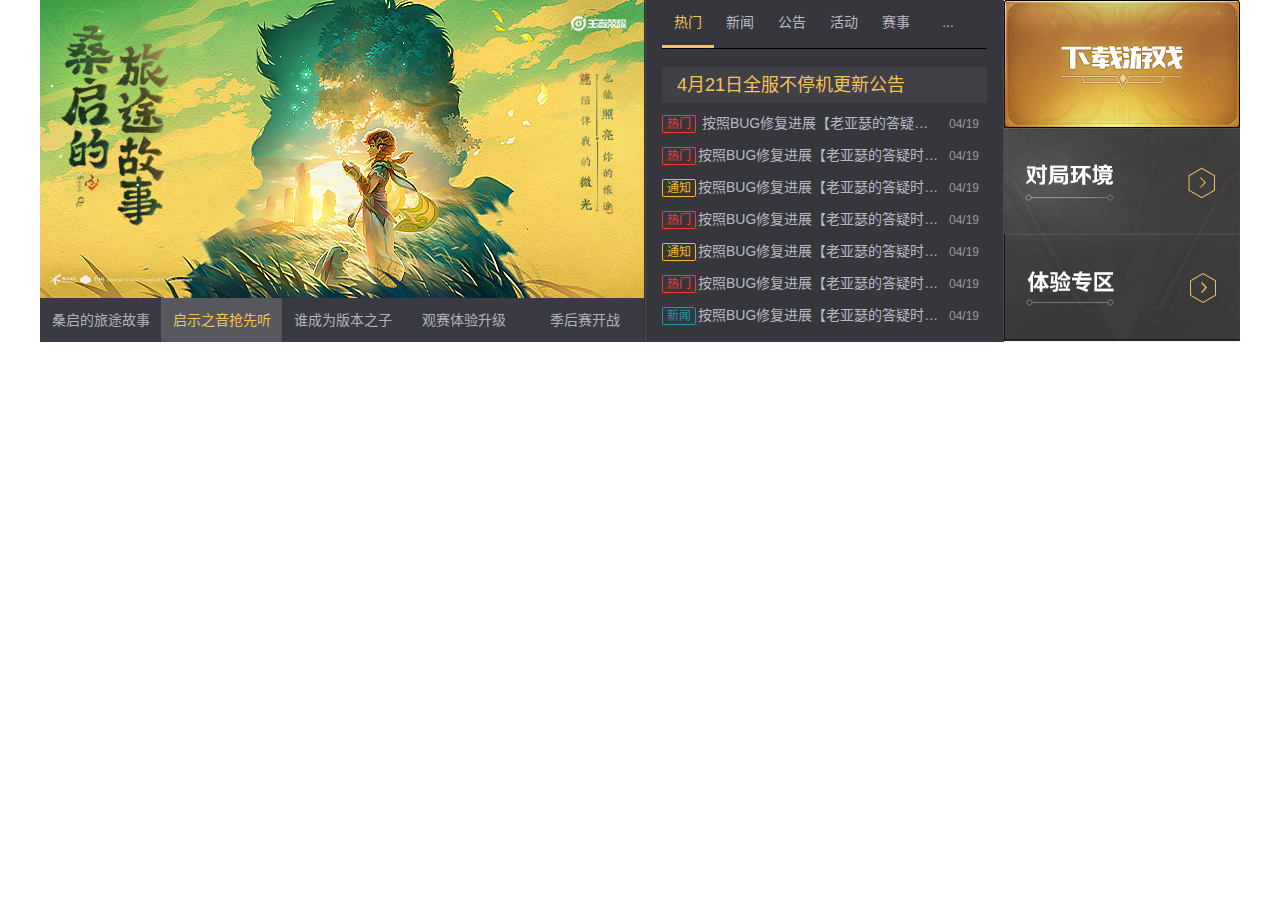
<file: css/21_myhonor/03_page_main_news.html>
<!DOCTYPE html>
<html lang="zh-CN">

<head>
  <meta charset="UTF-8">
  <meta http-equiv="X-UA-Compatible" content="IE=edge">
  <meta name="viewport" content="width=device-width, initial-scale=1.0">
  <title>王者荣耀-main-news</title>
  <link rel="stylesheet" href="./css/reset.css">
  <link rel="stylesheet" href="./css/common.css">
  <style>
    .main {
      height: 100px;
    }

    .news-section {
      display: flex;
      height: 342px;
      background: url(./img/news_bg.png) no-repeat;
    }

    .news-section .banner {
      width: 605px;
    }

    .news-section .banner .image-list {
      width: 604px;
      overflow: hidden;
      display: flex;
    }

    .news-section .banner .image-list .item {
      flex-shrink: 0;
      width: 100%;
    }

    .news-section .banner .image-list .item a img {
      width: 100%;
    }

    .news-section .banner .title-list {
      display: flex;
      height: 44px;
      line-height: 44px;
    }

    .news-section .banner .title-list .item {
      flex: 1;
      text-align: center;
    }

    .news-section .banner .title-list .item a {
      display: block;
      color: #b1b2be;
    }

    .news-section .banner .title-list .item.active a,
    .news-section .banner .title-list .item a:hover {
      color: #f3c258;
      background-color: rgba(255, 255, 255, .15);
    }


    .news-section .news {
      flex: 1;
      overflow: hidden;
      padding: 0 17px;
    }

    .news-section .news .title-list {
      display: flex;
      height: 48px;
      border-bottom: 1px solid #000;
    }

    .news-section .news .title-list .item {
      width: 52px;
    }

    .news-section .news .title-list .item a {
      display: block;
      box-sizing: border-box;
      height: 48px;
      line-height: 45px;
      color: #b8b9c5;
      text-align: center;

      transition: border-bottom 200ms ease-in;
    }

    .news-section .news .title-list .item.active a,
    .news-section .news .title-list .item:not(.more) a:hover {
      color: #f3c258;
      border-bottom: 3px solid #f3c258;
    }

    .news-section .news .notice {
      height: 36px;
      line-height: 36px;
      margin-top: 18px;
      padding: 0 15px;
      background: #414046;
    }

    .news-section .news .notice>a {
      display: block;
      font-size: 18px;
      color: #f3c258;

      white-space: nowrap;
      text-overflow: ellipsis;
      overflow: hidden;
    }

    .news-section .news .news-list {
      margin-top: 10px;
    }

    .news-section .news .news-list .item {
      display: flex;
      margin-bottom: 11px;
      align-items: center;
    }

    .news-section .news .news-list .item .desc {
      flex: 1;
      color: #b8b9c5;

      white-space: nowrap;
      text-overflow: ellipsis;
      overflow: hidden;
    }

    .news-section .news .news-list .item .date {
      padding: 0 8px;
      color: #999;
      font-size: 12px;
    }

    .news-section .download {
      width: 236px;
      background-color: antiquewhite;
    }

    .news-section .download a {
      display: block;
      background: url(./img/main_sprite.png) no-repeat;
    }

    .news-section .download a.download-btn {
      height: 128px;
      background-position: 0 -219px;
    }

    .news-section .download a.guard-btn {
      height: 106px;
      background-position: 0 -350px;
    }

    .news-section .download a.experience-btn {
      height: 108px;
      background-position: 0 -461px;
    }
  </style>
</head>

<body>
  <div class="main main_wrapper">
    <div class="news-section">
      <div class="banner">
        <ul class="image-list">
          <li class="item">
            <a href="#">
              <img src="./img/banner_01.jpeg" alt="">
            </a>
          </li>
        </ul>
        <ul class="title-list">
          <li class="item"><a href="#">桑启的旅途故事</a></li>
          <li class="item active"><a href="#">启示之音抢先听</a></li>
          <li class="item"><a href="#">谁成为版本之子</a></li>
          <li class="item"><a href="#">观赛体验升级</a></li>
          <li class="item"><a href="#">季后赛开战</a></li>
        </ul>
      </div>
      <div class="news">

        <ul class="title-list">
          <li class="item active"><a href="#">热门</a></li>
          <li class="item"><a href="#">新闻</a></li>
          <li class="item"><a href="#">公告</a></li>
          <li class="item"><a href="#">活动</a></li>
          <li class="item"><a href="#">赛事</a></li>
          <li class="item more"><a href="#">...</a></li>
        </ul>
        <p class="notice">
          <a href="#">4月21日全服不停机更新公告</a>
        </p>
        <ul class="news-list">
          <li class="item">
            <a class="desc news_type news_type_hot" href="#">
              按照BUG修复进展【老亚瑟的答疑时间】
            </a>
            <span class="date">04/19</span>
          </li>
          <li class="item">
            <a class="desc news_type news_type_hot" href="#">按照BUG修复进展【老亚瑟的答疑时间】</a>
            <span class="date">04/19</span>
          </li>
          <li class="item">
            <a class="desc  news_type news_type_notice" href="#">按照BUG修复进展【老亚瑟的答疑时间】</a>
            <span class="date">04/19</span>
          </li>
          <li class="item">
            <a class="desc news_type news_type_hot" href="#">按照BUG修复进展【老亚瑟的答疑时间】</a>
            <span class="date">04/19</span>
          </li>
          <li class="item">
            <a class="desc news_type news_type_notice" href="#">按照BUG修复进展【老亚瑟的答疑时间】</a>
            <span class="date">04/19</span>
          </li>
          <li class="item">
            <a class="desc news_type news_type_hot" href="#">按照BUG修复进展【老亚瑟的答疑时间】</a>
            <span class="date">04/19</span>
          </li>
          <li class="item">
            <a class="desc news_type news_type_news" href="#">按照BUG修复进展【老亚瑟的答疑时间】</a>
            <span class="date">04/19</span>
          </li>
        </ul>
      </div>
      <div class="download">
        <a class="download-btn" href="#"></a>
        <a class="guard-btn" href="#"></a>
        <a class="experience-btn" href="#"></a>
      </div>
    </div>

  </div>
</body>

</html>
</file>
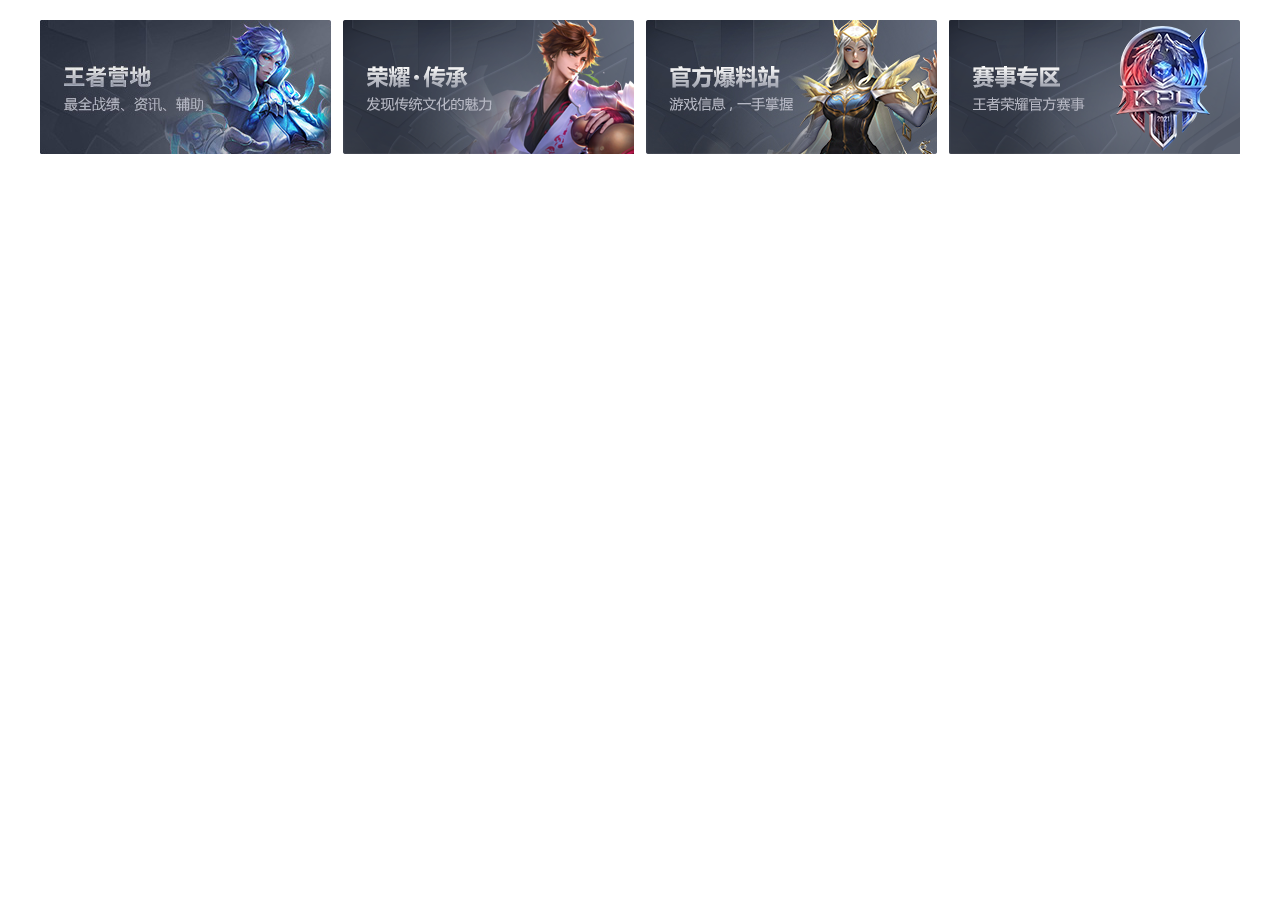
<file: css/21_myhonor/06_page_main_entrance.html>
<!DOCTYPE html>
<html lang="zh-CN">

<head>
  <meta charset="UTF-8">
  <meta http-equiv="X-UA-Compatible" content="IE=edge">
  <meta name="viewport" content="width=device-width, initial-scale=1.0">
  <title>Document</title>
  <link rel="stylesheet" href="./css/reset.css">
  <link rel="stylesheet" href="./css/common.css">
  <style>
    .main .entrance-section {
      display: flex;
      justify-content: space-between;
      margin-top: 20px;
    }

    .main .entrance-section .item {
      width: 291px;
      height: 134px;
    }

    .main .entrance-section a {
      display: flex;
      height: 100%;
      overflow: hidden;
    }

    .main .entrance-section a img {
      width: 100%;
      height: 100%;
      transition: transform 400ms ease;
    }

    .main .entrance-section a:hover img {
      transform: scale(1.1);
    }
  </style>
</head>

<body>
  <div class="main main_wrapper">
    <ul class="entrance-section">
      <li class="item">
        <a href="#">
          <img src="./img/entrance_01.jpg" alt="">
        </a>
      </li>
      <li class="item">
        <a href="#">
          <img src="./img/entrance_02.png" alt="">
        </a>
      </li>
      <li class="item">
        <a href="#">
          <img src="./img/entrance_03.jpg" alt="">
        </a>
      </li>
      <li class="item">
        <a href="#">
          <img src="./img/entrance_04.png" alt="">
        </a>
      </li>
    </ul>
  </div>
</body>

</html>
</file>
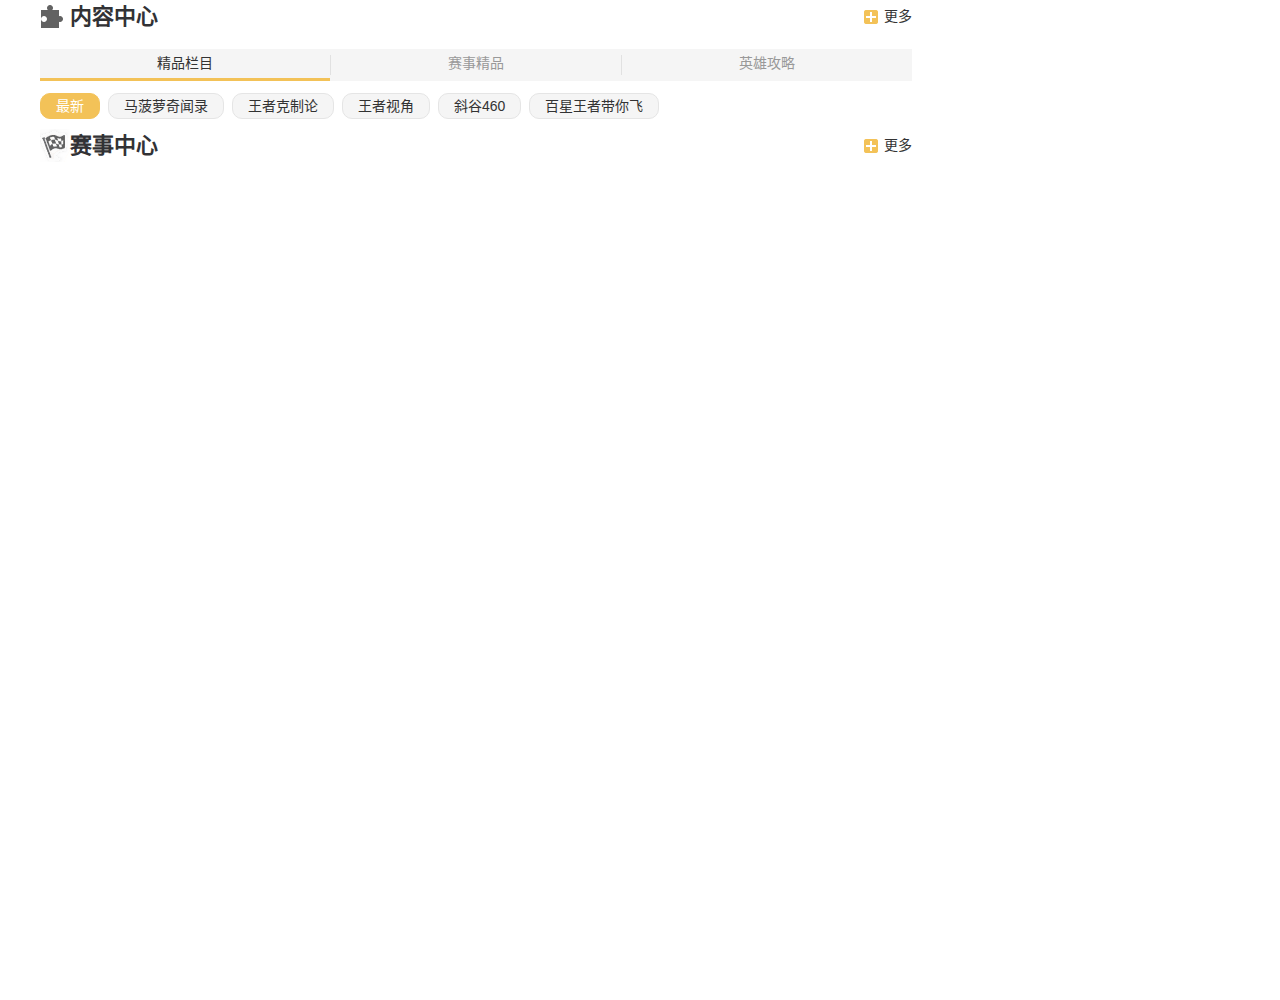
<file: css/21_myhonor/07_page_main_content.html>
<!DOCTYPE html>
<html lang="zh-CN">

<head>
  <meta charset="UTF-8">
  <meta http-equiv="X-UA-Compatible" content="IE=edge">
  <meta name="viewport" content="width=device-width, initial-scale=1.0">
  <title>Document</title>
  <link rel="stylesheet" href="./css/reset.css">
  <link rel="stylesheet" href="./css/common.css">
  <style>
    .main .section-content {
      display: flex;
      justify-content: space-between;
    }

    .main .section-content .left-content {
      width: 872px;
      height: 1000px;
    }

    .main .section-content .right-content {
      width: 295px;
      height: 500px;
    }
  </style>
</head>

<body>
  <div class="main main_wrapper">
    <div class="section-content">
      <div class="left-content">
        <div class="content-center">
          <div class="section_header">
            <div class="header_left">
              <h3 class="title">内容中心</h3>
            </div>
            <div class="header_right">
              <a class="more" href="#">更多</a>
            </div>
          </div>

          <div class="tab_control">
            <div class="item active">精品栏目</div>
            <div class="line"></div>
            <div class="item">赛事精品</div>
            <div class="line"></div>
            <div class="item">英雄攻略</div>
          </div>

          <div class="tab_keyword">
            <div class="item active">最新</div>
            <div class="item">马菠萝奇闻录</div>
            <div class="item">王者克制论</div>
            <div class="item">王者视角</div>
            <div class="item">斜谷460</div>
            <div class="item">百星王者带你飞</div>

          </div>


        </div>
        <div class="match-center">
          <div class="section_header">
            <div class="header_left">
              <h3 class="title title-icon-match">赛事中心</h3>
            </div>
            <div class="header_right">
              <a class="more" href="#">更多</a>
            </div>
          </div>
        </div>
      </div>
      <div class="right-content"></div>
    </div>
  </div>
</body>

</html>
</file>
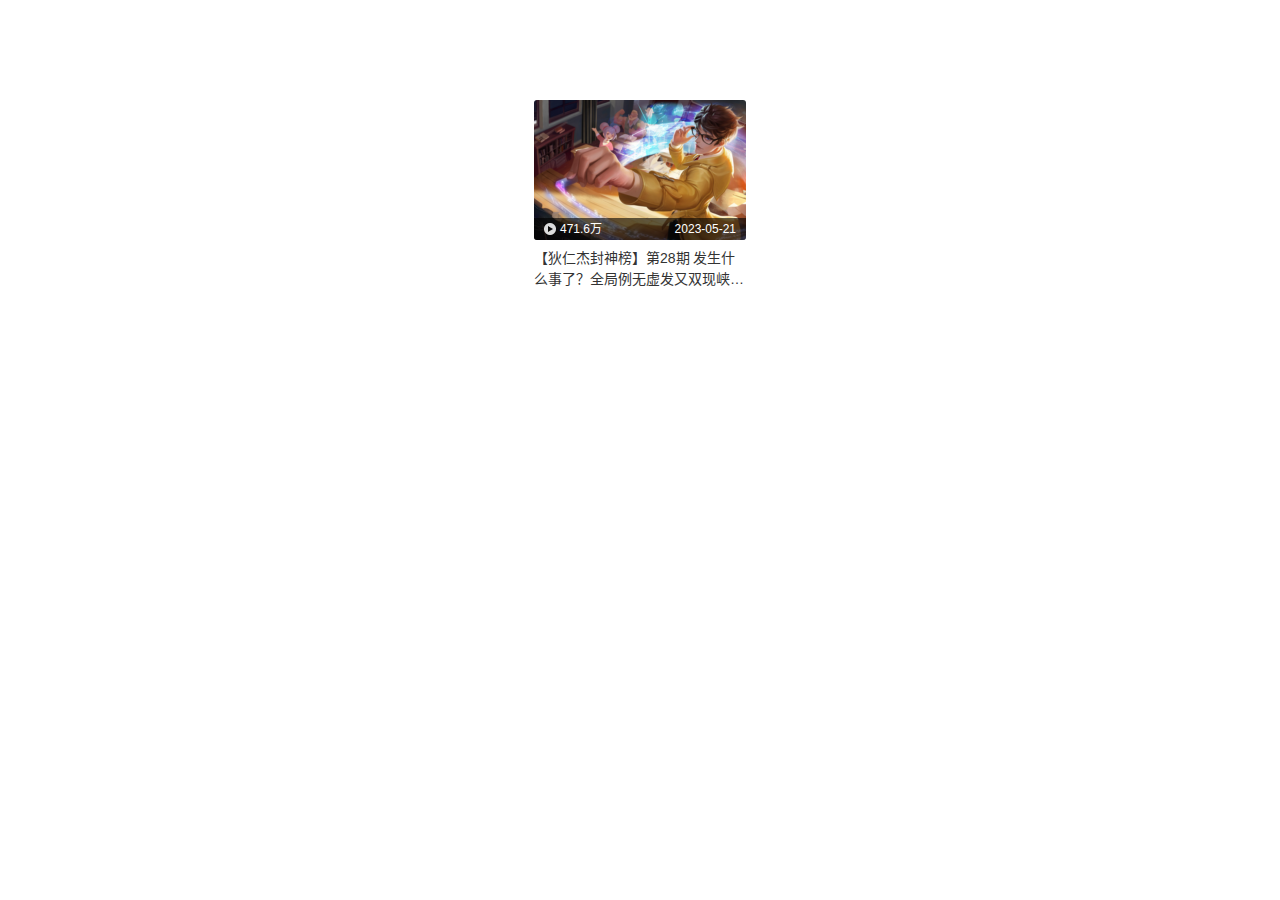
<file: css/21_myhonor/08_page_main_video_item.html>
<!DOCTYPE html>
<html lang="zh-CN">

<head>
  <meta charset="UTF-8">
  <meta http-equiv="X-UA-Compatible" content="IE=edge">
  <meta name="viewport" content="width=device-width, initial-scale=1.0">
  <title>Video-Item</title>
  <link rel="stylesheet" href="./css/reset.css">
  <link rel="stylesheet" href="./css/common.css">
  <style>
    .video_item {
      margin: 100px auto;
      display: block;
      width: 212px;
      height: 200px;
    }

    .video_item .album {
      position: relative;
      border-radius: 3px;
      overflow: hidden;
    }

    .video_item .album .info {
      position: absolute;
      bottom: 0;
      left: 0;
      right: 0;

      display: flex;
      justify-content: space-between;
      align-items: center;

      height: 22px;
      padding: 0 10px;
      line-height: 22px;
      background-color: rgba(0, 0, 0, .6);
      font-size: 12px;
      color: #fff;
    }

    .video_item .album .info .count {
      padding-left: 16px;
      background: url(./img/main_sprite.png) no-repeat -256px -59px;
    }

    .video_item .album .cover {
      /* display: none; */
      opacity: 0;
      position: absolute;
      left: 0;
      right: 0;
      top: 0;
      bottom: 0;
      background-color: rgba(0, 0, 0, .6);

      transition: opacity 300ms ease-in;
    }

    .video_item:hover .album .cover {
      /* display: block; */
      opacity: 1;
    }

    .video_item .album .cover .icon_play {
      position: absolute;
      left: 0;
      right: 0;
      top: 0;
      bottom: 0;
      margin: auto;
      width: 40px;
      height: 40px;
      background: url(./img/main_sprite.png) no-repeat -192px -64px;
    }

    .video_item .desc {
      margin-top: 8px;
      overflow: hidden;
      text-overflow: ellipsis;
      display: -webkit-box;
      -webkit-line-clamp: 2;
      -webkit-box-orient: vertical;
    }
  </style>
</head>

<body>
  <a class="video_item" href="#">
    <div class="album">
      <img src="./img/video_album_01.png" alt="">
      <div class="info">
        <span class="count">471.6万</span>
        <span class="date">2023-05-21</span>
      </div>
      <div class="cover">
        <i class="icon_play"></i>
      </div>
    </div>
    <div class="desc">
      【狄仁杰封神榜】第28期 发生什么事了？全局例无虚发又双现峡谷testtestetsttest
    </div>
  </a>
</body>

</html>
</file>
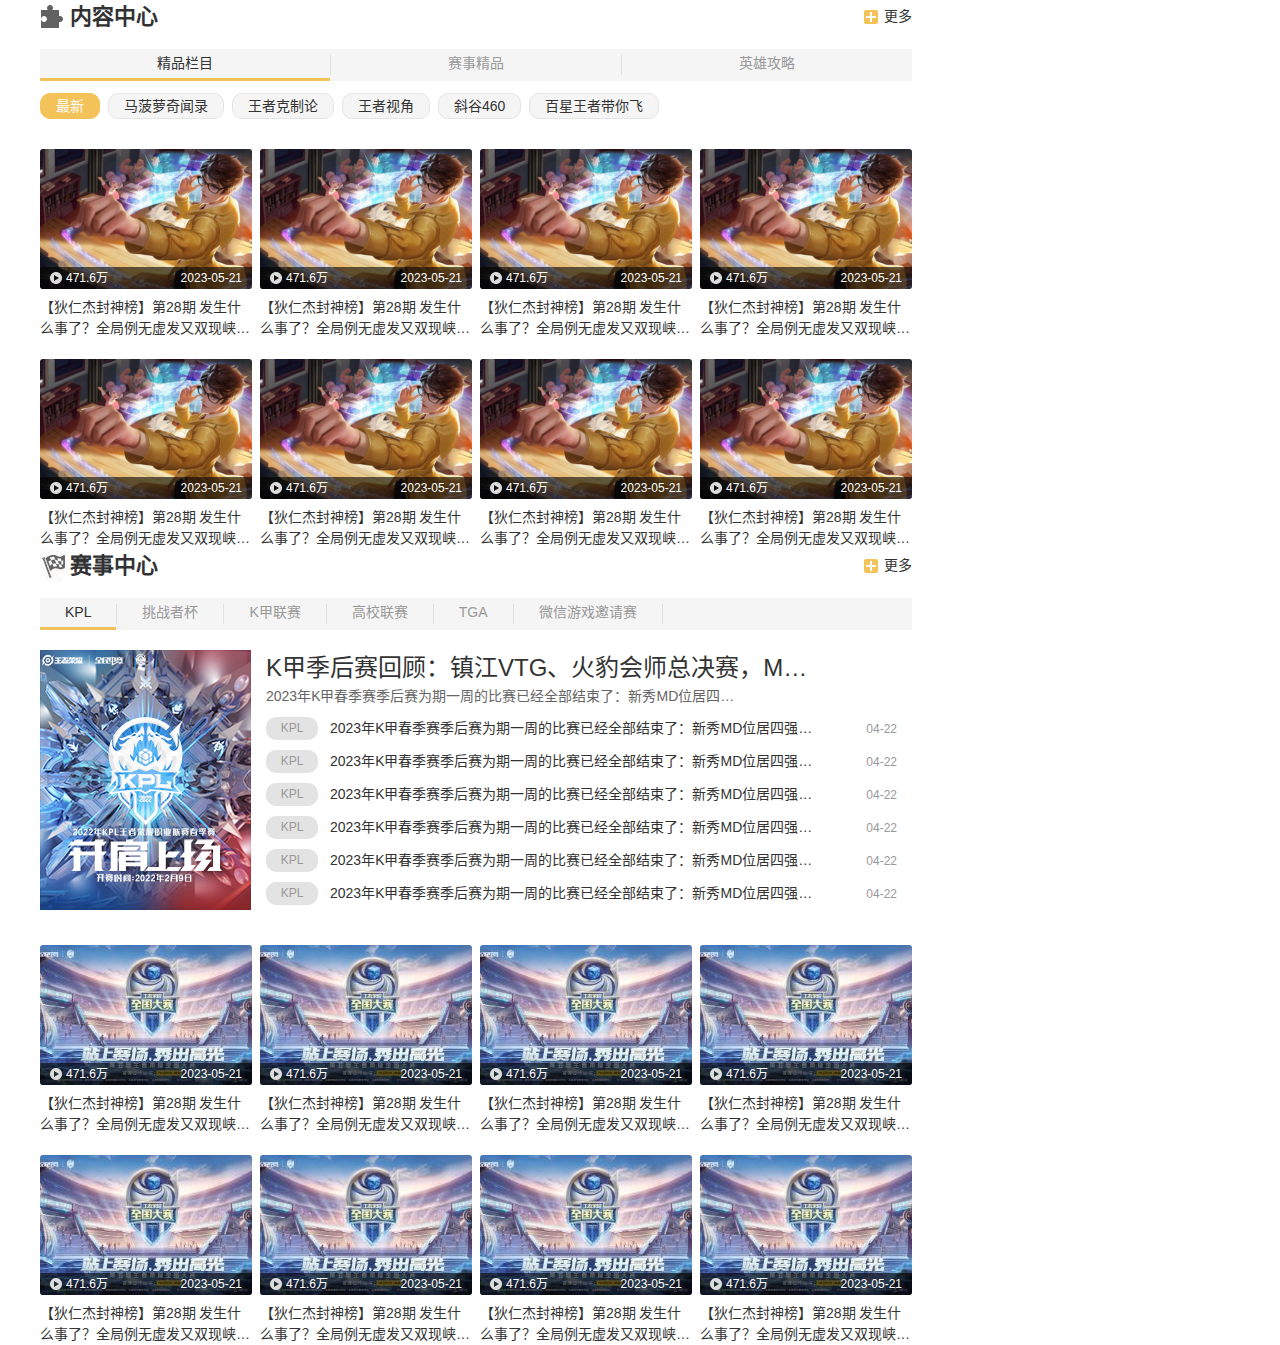
<file: css/21_myhonor/09_page_main_content_video_list.html>
<!DOCTYPE html>
<html lang="zh-CN">

<head>
  <meta charset="UTF-8">
  <meta http-equiv="X-UA-Compatible" content="IE=edge">
  <meta name="viewport" content="width=device-width, initial-scale=1.0">
  <title>Document</title>
  <link rel="stylesheet" href="./css/reset.css">
  <link rel="stylesheet" href="./css/common.css">
  <link rel="stylesheet" href="./css/video.css">
  <style>
    .main .section-content {
      display: flex;
      justify-content: space-between;
    }

    .main .section-content .left-content {
      width: 872px;
      height: 1000px;
    }

    .main .match-center .match-news {
      display: flex;

      height: 260px;
      margin: 20px 0px 15px;
    }

    .main .match-center .match-news .news-left {
      width: 211px;
    }

    .main .match-center .match-news .news-right {
      flex: 1;
      overflow: hidden;
      padding: 0 15px;
    }

    .main .match-news .news-right .title {
      padding-right: 80px;
      color: #333;
      font-size: 24px;
      white-space: nowrap;
      text-overflow: ellipsis;
      overflow: hidden;
    }

    .main .match-news .news-right .subtitle {
      padding-right: 160px;
      color: #666;
      white-space: nowrap;
      text-overflow: ellipsis;
      overflow: hidden;
    }

    .main .match-center .news-right .news-list .item {
      display: flex;
      align-items: center;
      margin-top: 10px;
    }

    .main .match-center .news-right .news-list .item .desc {
      flex: 1;
      padding-right: 50px;
      white-space: nowrap;
      text-overflow: ellipsis;
      overflow: hidden;
    }

    .main .match-center .news-right .news-list .item .desc:hover {
      text-decoration: underline;
    }

    .main .match-center .news-right .news-list .item .date {
      font-size: 12px;
      color: #999;
    }

    .main .section-content .right-content {
      width: 295px;
      height: 500px;
    }
  </style>
</head>

<body>
  <div class="main main_wrapper">
    <div class="section-content">
      <div class="left-content">
        <div class="content-center">
          <div class="section_header">
            <div class="header_left">
              <h3 class="title">内容中心</h3>
            </div>
            <div class="header_right">
              <a class="more" href="#">更多</a>
            </div>
          </div>

          <div class="tab_control">
            <div class="item active">精品栏目</div>
            <div class="line"></div>
            <div class="item">赛事精品</div>
            <div class="line"></div>
            <div class="item">英雄攻略</div>
          </div>

          <div class="tab_keyword">
            <div class="item active">最新</div>
            <div class="item">马菠萝奇闻录</div>
            <div class="item">王者克制论</div>
            <div class="item">王者视角</div>
            <div class="item">斜谷460</div>
            <div class="item">百星王者带你飞</div>

          </div>

          <div class="video_list">
            <a class="video_item" href="#">
              <div class="album">
                <img src="./img/video_album_01.png" alt="">
                <div class="info">
                  <span class="count">471.6万</span>
                  <span class="date">2023-05-21</span>
                </div>
                <div class="cover">
                  <i class="icon_play"></i>
                </div>
              </div>
              <div class="desc">
                【狄仁杰封神榜】第28期 发生什么事了？全局例无虚发又双现峡谷testtestetsttest
              </div>
            </a>
            <a class="video_item" href="#">
              <div class="album">
                <img src="./img/video_album_01.png" alt="">
                <div class="info">
                  <span class="count">471.6万</span>
                  <span class="date">2023-05-21</span>
                </div>
                <div class="cover">
                  <i class="icon_play"></i>
                </div>
              </div>
              <div class="desc">
                【狄仁杰封神榜】第28期 发生什么事了？全局例无虚发又双现峡谷testtestetsttest
              </div>
            </a>
            <a class="video_item" href="#">
              <div class="album">
                <img src="./img/video_album_01.png" alt="">
                <div class="info">
                  <span class="count">471.6万</span>
                  <span class="date">2023-05-21</span>
                </div>
                <div class="cover">
                  <i class="icon_play"></i>
                </div>
              </div>
              <div class="desc">
                【狄仁杰封神榜】第28期 发生什么事了？全局例无虚发又双现峡谷testtestetsttest
              </div>
            </a>
            <a class="video_item" href="#">
              <div class="album">
                <img src="./img/video_album_01.png" alt="">
                <div class="info">
                  <span class="count">471.6万</span>
                  <span class="date">2023-05-21</span>
                </div>
                <div class="cover">
                  <i class="icon_play"></i>
                </div>
              </div>
              <div class="desc">
                【狄仁杰封神榜】第28期 发生什么事了？全局例无虚发又双现峡谷testtestetsttest
              </div>
            </a>
            <a class="video_item" href="#">
              <div class="album">
                <img src="./img/video_album_01.png" alt="">
                <div class="info">
                  <span class="count">471.6万</span>
                  <span class="date">2023-05-21</span>
                </div>
                <div class="cover">
                  <i class="icon_play"></i>
                </div>
              </div>
              <div class="desc">
                【狄仁杰封神榜】第28期 发生什么事了？全局例无虚发又双现峡谷testtestetsttest
              </div>
            </a>
            <a class="video_item" href="#">
              <div class="album">
                <img src="./img/video_album_01.png" alt="">
                <div class="info">
                  <span class="count">471.6万</span>
                  <span class="date">2023-05-21</span>
                </div>
                <div class="cover">
                  <i class="icon_play"></i>
                </div>
              </div>
              <div class="desc">
                【狄仁杰封神榜】第28期 发生什么事了？全局例无虚发又双现峡谷testtestetsttest
              </div>
            </a>
            <a class="video_item" href="#">
              <div class="album">
                <img src="./img/video_album_01.png" alt="">
                <div class="info">
                  <span class="count">471.6万</span>
                  <span class="date">2023-05-21</span>
                </div>
                <div class="cover">
                  <i class="icon_play"></i>
                </div>
              </div>
              <div class="desc">
                【狄仁杰封神榜】第28期 发生什么事了？全局例无虚发又双现峡谷testtestetsttest
              </div>
            </a>
            <a class="video_item" href="#">
              <div class="album">
                <img src="./img/video_album_01.png" alt="">
                <div class="info">
                  <span class="count">471.6万</span>
                  <span class="date">2023-05-21</span>
                </div>
                <div class="cover">
                  <i class="icon_play"></i>
                </div>
              </div>
              <div class="desc">
                【狄仁杰封神榜】第28期 发生什么事了？全局例无虚发又双现峡谷testtestetsttest
              </div>
            </a>
          </div>

        </div>
        <div class="match-center">
          <div class="section_header">
            <div class="header_left">
              <h3 class="title title-icon-match">赛事中心</h3>
            </div>
            <div class="header_right">
              <a class="more" href="#">更多</a>
            </div>
          </div>

          <div class="tab_control">
            <div class="item item_wrap active">KPL</div>
            <div class="line"></div>
            <div class="item item_wrap">挑战者杯</div>
            <div class="line"></div>
            <div class="item item_wrap">K甲联赛</div>
            <div class="line"></div>
            <div class="item item_wrap">高校联赛</div>
            <div class="line"></div>
            <div class="item item_wrap">TGA</div>
            <div class="line"></div>
            <div class="item item_wrap">微信游戏邀请赛</div>
            <div class="line"></div>
          </div>

          <div class="match-news">
            <a class="news-left" href="#">
              <img src="./img/match_01.jpg" alt="">
            </a>
            <div class="news-right">
              <div class="title">K甲季后赛回顾：镇江VTG、火豹会师总决赛，MD止步四强</div>
              <div class="subtitle">2023年K甲春季赛季后赛为期一周的比赛已经全部结束了：新秀MD位居四强：老牌劲旅CW斩获季军，是一部值得放大了看几个帅哥帅哥</div>
              <ul class="news-list">
                <li class="item">
                  <span class="news_type_match">KPL</span>
                  <a class="desc" href="#">
                    2023年K甲春季赛季后赛为期一周的比赛已经全部结束了：新秀MD位居四强：老牌劲旅CW斩获季军
                  </a>
                  <span class="date">04-22</span>
                </li>
                <li class="item">
                  <span class="news_type_match">KPL</span>
                  <a class="desc" href="#">
                    2023年K甲春季赛季后赛为期一周的比赛已经全部结束了：新秀MD位居四强：老牌劲旅CW斩获季军
                  </a>
                  <span class="date">04-22</span>
                </li>
                <li class="item">
                  <span class="news_type_match">KPL</span>
                  <a class="desc" href="#">
                    2023年K甲春季赛季后赛为期一周的比赛已经全部结束了：新秀MD位居四强：老牌劲旅CW斩获季军
                  </a>
                  <span class="date">04-22</span>
                </li>
                <li class="item">
                  <span class="news_type_match">KPL</span>
                  <a class="desc" href="#">
                    2023年K甲春季赛季后赛为期一周的比赛已经全部结束了：新秀MD位居四强：老牌劲旅CW斩获季军
                  </a>
                  <span class="date">04-22</span>
                </li>
                <li class="item">
                  <span class="news_type_match">KPL</span>
                  <a class="desc" href="#">
                    2023年K甲春季赛季后赛为期一周的比赛已经全部结束了：新秀MD位居四强：老牌劲旅CW斩获季军
                  </a>
                  <span class="date">04-22</span>
                </li>
                <li class="item">
                  <span class="news_type_match">KPL</span>
                  <a class="desc" href="#">
                    2023年K甲春季赛季后赛为期一周的比赛已经全部结束了：新秀MD位居四强：老牌劲旅CW斩获季军
                  </a>
                  <span class="date">04-22</span>
                </li>
              </ul>
            </div>
          </div>

          <div class="video_list">
            <a class="video_item" href="#">
              <div class="album">
                <img src="./img/video_album_02.jpg" alt="">
                <div class="info">
                  <span class="count">471.6万</span>
                  <span class="date">2023-05-21</span>
                </div>
                <div class="cover">
                  <i class="icon_play"></i>
                </div>
              </div>
              <div class="desc">
                【狄仁杰封神榜】第28期 发生什么事了？全局例无虚发又双现峡谷testtestetsttest
              </div>
            </a>
            <a class="video_item" href="#">
              <div class="album">
                <img src="./img/video_album_02.jpg" alt="">
                <div class="info">
                  <span class="count">471.6万</span>
                  <span class="date">2023-05-21</span>
                </div>
                <div class="cover">
                  <i class="icon_play"></i>
                </div>
              </div>
              <div class="desc">
                【狄仁杰封神榜】第28期 发生什么事了？全局例无虚发又双现峡谷testtestetsttest
              </div>
            </a>
            <a class="video_item" href="#">
              <div class="album">
                <img src="./img/video_album_02.jpg" alt="">
                <div class="info">
                  <span class="count">471.6万</span>
                  <span class="date">2023-05-21</span>
                </div>
                <div class="cover">
                  <i class="icon_play"></i>
                </div>
              </div>
              <div class="desc">
                【狄仁杰封神榜】第28期 发生什么事了？全局例无虚发又双现峡谷testtestetsttest
              </div>
            </a>
            <a class="video_item" href="#">
              <div class="album">
                <img src="./img/video_album_02.jpg" alt="">
                <div class="info">
                  <span class="count">471.6万</span>
                  <span class="date">2023-05-21</span>
                </div>
                <div class="cover">
                  <i class="icon_play"></i>
                </div>
              </div>
              <div class="desc">
                【狄仁杰封神榜】第28期 发生什么事了？全局例无虚发又双现峡谷testtestetsttest
              </div>
            </a>
            <a class="video_item" href="#">
              <div class="album">
                <img src="./img/video_album_02.jpg" alt="">
                <div class="info">
                  <span class="count">471.6万</span>
                  <span class="date">2023-05-21</span>
                </div>
                <div class="cover">
                  <i class="icon_play"></i>
                </div>
              </div>
              <div class="desc">
                【狄仁杰封神榜】第28期 发生什么事了？全局例无虚发又双现峡谷testtestetsttest
              </div>
            </a>
            <a class="video_item" href="#">
              <div class="album">
                <img src="./img/video_album_02.jpg" alt="">
                <div class="info">
                  <span class="count">471.6万</span>
                  <span class="date">2023-05-21</span>
                </div>
                <div class="cover">
                  <i class="icon_play"></i>
                </div>
              </div>
              <div class="desc">
                【狄仁杰封神榜】第28期 发生什么事了？全局例无虚发又双现峡谷testtestetsttest
              </div>
            </a>
            <a class="video_item" href="#">
              <div class="album">
                <img src="./img/video_album_02.jpg" alt="">
                <div class="info">
                  <span class="count">471.6万</span>
                  <span class="date">2023-05-21</span>
                </div>
                <div class="cover">
                  <i class="icon_play"></i>
                </div>
              </div>
              <div class="desc">
                【狄仁杰封神榜】第28期 发生什么事了？全局例无虚发又双现峡谷testtestetsttest
              </div>
            </a>
            <a class="video_item" href="#">
              <div class="album">
                <img src="./img/video_album_02.jpg" alt="">
                <div class="info">
                  <span class="count">471.6万</span>
                  <span class="date">2023-05-21</span>
                </div>
                <div class="cover">
                  <i class="icon_play"></i>
                </div>
              </div>
              <div class="desc">
                【狄仁杰封神榜】第28期 发生什么事了？全局例无虚发又双现峡谷testtestetsttest
              </div>
            </a>
          </div>
        </div>
      </div>
      <div class="right-content"></div>
    </div>
  </div>
</body>

</html>
</file>
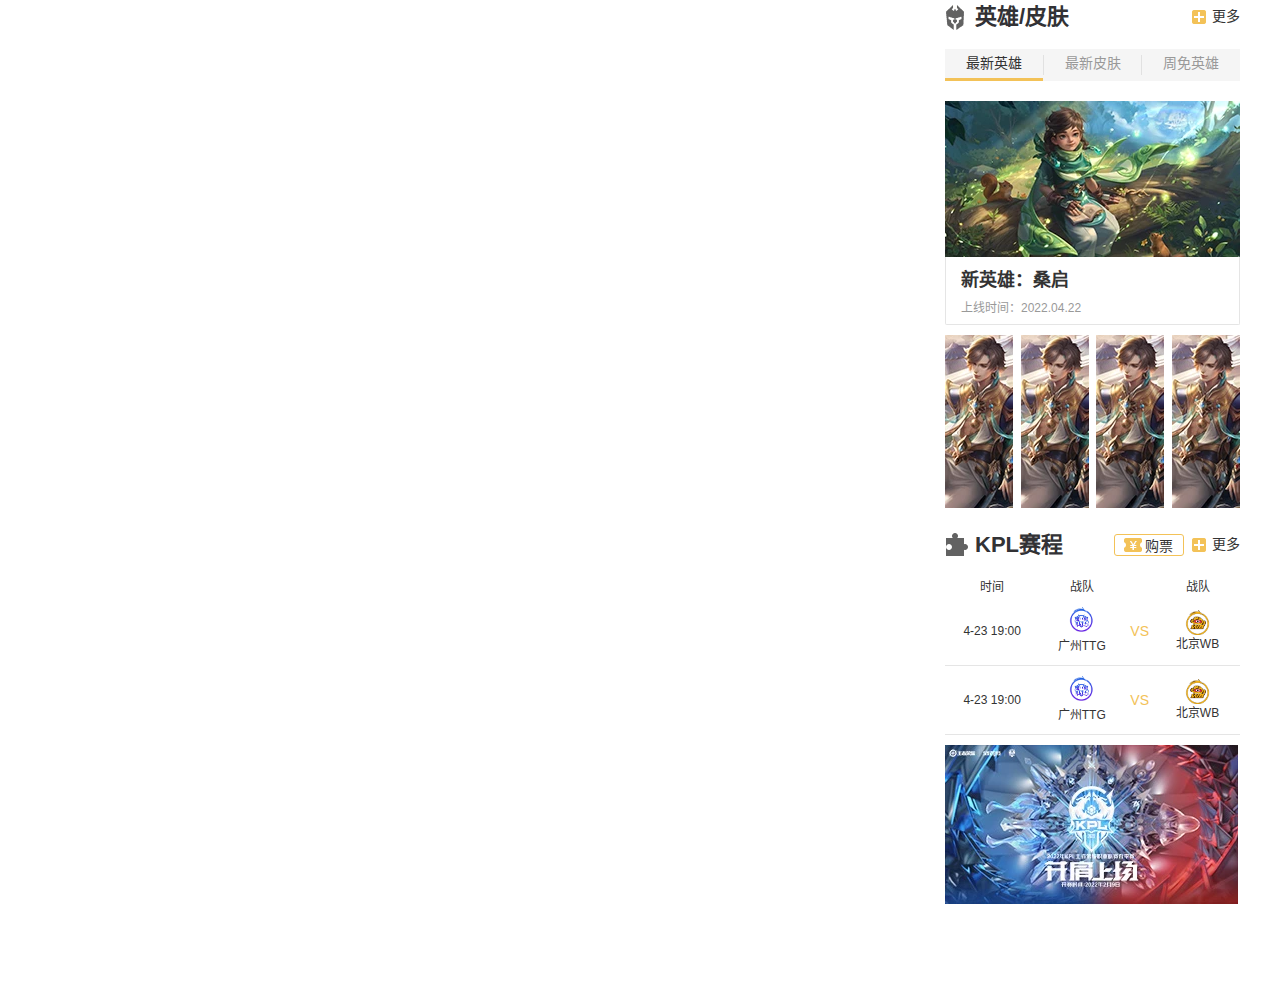
<file: css/21_myhonor/10_page_main_content_right.html>
<!DOCTYPE html>
<html lang="zh-CN">

<head>
  <meta charset="UTF-8">
  <meta http-equiv="X-UA-Compatible" content="IE=edge">
  <meta name="viewport" content="width=device-width, initial-scale=1.0">
  <title>Document</title>
  <link rel="stylesheet" href="./css/reset.css">
  <link rel="stylesheet" href="./css/common.css">
  <link rel="stylesheet" href="./css/video.css">
  <style>
    .main .section-content {
      display: flex;
      justify-content: space-between;
    }

    .main .section-content .left-content {
      width: 872px;
      height: 1000px;
    }

    .main .section-content .right-content {
      width: 295px;
      height: 500px;
    }

    .main .hero-skin .new-hero {
      margin-top: 20px;
    }

    .main .hero-skin .new-hero .album {
      display: block;
    }

    .main .hero-skin .new-hero .intro {
      height: 47px;
      padding: 10px 15px;
      border: 1px solid #e5e5e5;
      border-top: none;
      border-radius: 0 0 2px 2px;
    }

    .main .hero-skin .new-hero .intro .name {
      color: #333;
      font-size: 18px;
      font-weight: 700;
    }

    .main .hero-skin .new-hero .intro .date {
      margin-top: 5px;
      color: #999;
      font-size: 12px;
    }

    .main .hero-skin .hero-list {
      display: flex;
      justify-content: space-between;
      margin-top: 10px;
    }

    .main .hero-skin .hero-list .item a {
      position: relative;
      display: block;
    }

    .main .hero-skin .hero-list .item a .cover {
      display: flex;
      opacity: 0;
      justify-content: center;
      align-items: center;
      position: absolute;
      left: 0;
      right: 0;
      top: 0;
      bottom: 0;
      writing-mode: vertical-lr;
      color: #f3c258;
      background-color: rgba(0, 0, 0, .85);
      transition: opacity 300ms ease;
    }

    .main .hero-skin .hero-list .item a:hover .cover {
      opacity: 1;
    }

    .main .kpl-schedule {
      margin-top: 20px;
    }

    .main .kpl-schedule .section_header .buy {
      width: 70px;
      height: 22px;
      margin-right: 8px;
      line-height: 22px;
      box-sizing: border-box;
      border: 1px solid #f3c258;
      border-radius: 3px;
      text-align: center;
      text-indent: 20px;
      background: url(./img/main_sprite.png) no-repeat -243px -85px;
    }

    .main .kpl-schedule .schedule-time {
      width: 100%;
      text-align: center;
      border-collapse: collapse;
      font-size: 12px;
    }

    .main .kpl-schedule.schedule-time thead tr {
      background-color: #f5f5f5;
      height: 29px;
      line-height: 29px;
      color: #999;
    }

    .main .kpl-schedule .schedule-time tbody tr {
      border-bottom: 1px solid #e5e5e5;
    }

    .main .kpl-schedule .schedule-time tbody td {
      padding: 10px 0;
    }

    .main .kpl-schedule .schedule-time tbody .team {
      margin-bottom: 5px;
    }

    .main .kpl-schedule .schedule-time tbody img {
      width: 25px;
      height: 25px;
    }

    .main .kpl-schedule .schedule-time td:nth-child(2),
    .main .kpl-schedule .schedule-time td:nth-child(4) {
      width: 83px;
    }

    .main .kpl-schedule .schedule-time td:nth-child(3) {
      color: #f3c258;
      font-size: 14px;
    }

    .main .kpl-schedule .match-schedule {
      display: block;
      margin-top: 10px;
    }
  </style>
</head>

<body>
  <div class="main main_wrapper">
    <div class="section-content">
      <div class="left-content"></div>
      <div class="right-content">
        <div class="hero-skin">
          <div class="section_header">
            <div class="header_left">
              <h3 class="title title-icon-hero">英雄/皮肤</h3>
            </div>
            <div class="header_right">
              <a class="more" href="#">更多</a>
            </div>
          </div>
          <div class="tab_control">
            <div class="item active">最新英雄</div>
            <div class="line"></div>
            <div class="item">最新皮肤</div>
            <div class="line"></div>
            <div class="item">周免英雄</div>
          </div>
          <div class="new-hero">
            <a class="album" href="#">
              <img src="./img/new_hero.webp" alt="">
            </a>
            <div class="intro">
              <div class="name">新英雄：桑启</div>
              <div class="date">上线时间：2022.04.22</div>
            </div>
          </div>
          <ul class="hero-list">
            <li class="item">
              <a href="#">
                <img src="./img/hero_01.webp" alt="">
                <div class="cover">金 蝉</div>
              </a>
            </li>
            <li class="item">
              <a href="#">
                <img src="./img/hero_01.webp" alt="">
                <div class="cover">金 蝉</div>
              </a>
            </li>
            <li class="item">
              <a href="#">
                <img src="./img/hero_01.webp" alt="">
                <div class="cover">金 蝉</div>
              </a>
            </li>
            <li class="item">
              <a href="#">
                <img src="./img/hero_01.webp" alt="">
                <div class="cover">金 蝉</div>
              </a>
            </li>
          </ul>
        </div>
        <div class="kpl-schedule">
          <div class="section_header">
            <div class="header_left">
              <h3 class="title">KPL赛程</h3>
            </div>
            <div class="header_right">
              <a class="buy" href="#">购票</a>
              <a class="more" href="#">更多</a>
            </div>
          </div>
          <table class="schedule-time">
            <thead>
              <tr>
                <td>时间</td>
                <td>战队</td>
                <td></td>
                <td>战队</td>
              </tr>
            </thead>
            <tbody>
              <tr>
                <td>4-23 19:00</td>
                <td>
                  <div class="team">
                    <img src="./img/team_01.png" alt="">
                  </div>
                  广州TTG
                </td>
                <td>VS</td>
                <td>
                  <div>
                    <img src="./img/team_02.png" alt="">
                  </div>
                  北京WB
                </td>
              </tr>
              <tr>
                <td>4-23 19:00</td>
                <td>
                  <div class="team">
                    <img src="./img/team_01.png" alt="">
                  </div>
                  广州TTG
                </td>
                <td>VS</td>
                <td>
                  <div>
                    <img src="./img/team_02.png" alt="">
                  </div>
                  北京WB
                </td>
              </tr>
            </tbody>
          </table>
          <a class="match-schedule" href="#">
            <img src="./img/match_schedule.webp" alt="">
          </a>
        </div>
      </div>
    </div>
  </div>
</body>

</html>
</file>
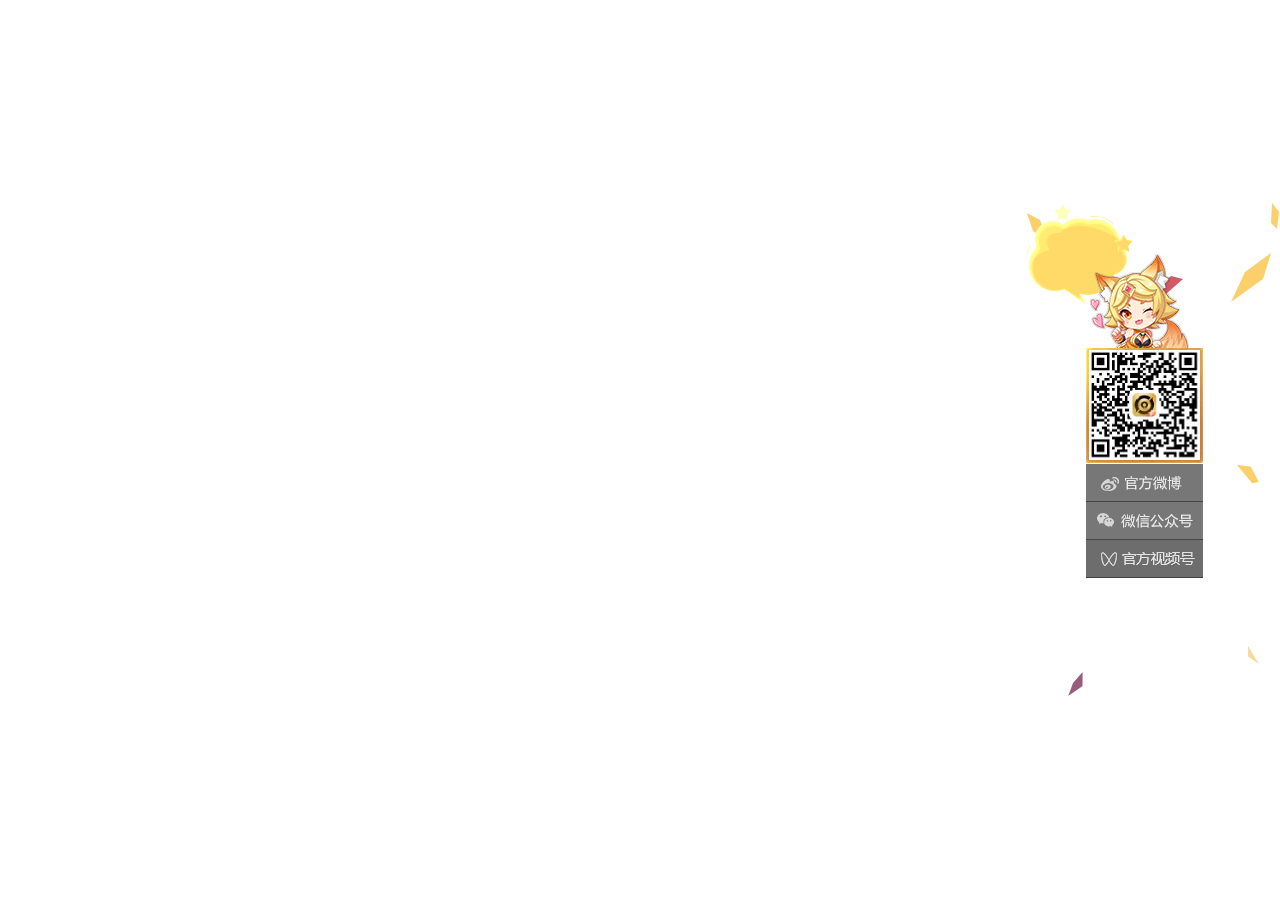
<file: css/21_myhonor/13_page_right_nac.html>
<!DOCTYPE html>
<html lang="zh-CN">

<head>
  <meta charset="UTF-8">
  <meta http-equiv="X-UA-Compatible" content="IE=edge">
  <meta name="viewport" content="width=device-width, initial-scale=1.0">
  <title>Document</title>
  <link rel="stylesheet" href="./css/reset.css">
  <link rel="stylesheet" href="./css/common.css">
  <style>
    .right-nav {
      position: fixed;
      top: 50%;
      transform: translate(0, -50%);
      right: 0;
      width: 254px;
      height: 494px;
      background: url(./img/right_nav_bg.png)no-repeat;
    }

    .right-nav .right-list {
      position: relative;
      left: 60px;
    }

    .right-nav .right-list .item {
      width: 117px;
      height: 38px;
      background: url(./img/right_all.png) no-repeat;
    }

    .right-nav .right-list .item a {
      display: block;
      height: 100%;
    }

    .right-nav .right-list .item.code {
      height: 116px;
      text-align: center;
      background-position: 0 -3px;
    }

    .right-nav .right-list .item.code img {
      width: 111px;
      height: 110px;
      margin-top: 2px;
    }

    .right-nav .right-list .item.weibo {
      background-position: -122px -120px;
    }

    .right-nav .right-list .item.weibo:hover {
      background-position: -122px -240px;
    }

    .right-nav .right-list .item.gzh {
      background-position: -122px -160px;
    }

    .right-nav .right-list .item.gzh:hover {
      background-position: -122px -200px;
    }

    .right-nav .right-list .item.sph {
      background-position: -122px 0;
    }

    .right-nav .right-list .item.sph:hover {
      background-position: -122px -42px;
    }
  </style>
</head>

<body>
  <div class="right-nav">
    <div class="right-dj">
      <img src="./img/right_dj.png" alt="">
    </div>
    <ul class="right-list">
      <li class="item code">
        <img src="./img/right_code.webp" alt="">
      </li>
      <li class="item weibo">
        <a href="#"></a>
      </li>
      <li class="item gzh">
        <a href="#"></a>
      </li>
      <li class="item sph">
        <a href="#"></a>
      </li>
    </ul>
  </div>
</body>

</html>
</file>
<file: css/21_myhonor/css/common.css>
body {
  font: 14px/1.5 "Microsoft YaHei", Tahoma, "simsun", sans-serif;
  color: #333;
}

.top_wrapper {
  width: 980px;
  margin: 0 auto;
}

.head_wrapper {
  width: 1300px;
  margin: 0 auto;
}

.main_wrapper {
  width: 1200px;
  margin: 0 auto;
}

/* 不同类型的图标 */
/* .news_type {
  display: inline-block;
  width: 32px;
  height: 16px;
  margin-right: 2px;
  line-height: 16px;
  text-align: center;
  font-size: 12px;
  border: 1px solid #f00;
  border-radius: 2px;
}

.news_type_hot {
  color: #ff3636;
  border-color: #ff3636;
}

.news_type_notice {
  color: #f4be19;
  border-color: #f4be19;
}

.news_type_news {
  color: #1e96ab;
  border-color: #1e96ab;
} */

.news_type::before {
  display: inline-block;
  width: 32px;
  height: 16px;
  margin-right: 2px;
  line-height: 16px;
  text-align: center;
  font-size: 12px;
  border: 1px solid #f00;
  border-radius: 2px;
}

.news_type_hot::before {
  content: "热门";
  color: #ff3636;
  border-color: #ff3636;
}

.news_type_notice::before {
  content: "通知";
  color: #f4be19;
  border-color: #f4be19;
}

.news_type_news::before {
  content: "新闻";
  color: #1e96ab;
  border-color: #1e96ab;
}

.news_type_match {
  display: inline-block;
  width: 52px;
  height: 23px;
  line-height: 23px;
  text-align: center;
  color: #999;
  font-size: 12px;
  margin-right: 12px;
  background-color: #e3e3e3;
  border-radius: 10px;
}

/* section_header */
.section_header {
  display: flex;
  justify-content: space-between;
  align-items: center;
  margin-bottom: 16px;
}

.section_header .header_left .title {
  font-size: 22px;
  color: #323235;
  padding-left: 30px;
  background: url(../img/main_sprite.png) no-repeat 0 -102px;
}

.section_header .header_left .title-icon-match {
  background-position: 0 -180px;
}

.section_header .header_left .title-icon-hero {
  background-position: 0 -139px;
}

.section_header .header_right {
  display: flex;
  justify-content: center;
}

.section_header .header_right .more {
  display: block;
  padding-left: 20px;
  background: url(../img/main_sprite.png) no-repeat -252px 4px;
}

.section_header .header_right .more:hover {
  color: #f3c258;
}

/* tab_control */
.tab_control {
  display: flex;
  align-items: center;
  height: 32px;
  line-height: 29px;
  background-color: #f5f5f5;
}

.tab_control>.item {
  flex: 1;
  color: #999;
  text-align: center;
  cursor: pointer;
  border-bottom: 3px solid transparent;
}

.tab_control>.item.item_wrap {
  flex: 0 auto;
  padding: 0 25px;
}

.tab_control>.item:hover,
.tab_control>.item.active {
  color: #333;
  border-bottom-color: #f3c258;
}

.tab_control>.line {
  width: 1px;
  height: 20px;
  background-color: #e1e1e1;
}

/* tab_keyword */
.tab_keyword {
  display: flex;
  flex-wrap: wrap;
  margin-top: 12px;
}

.tab_keyword>.item {
  height: 24px;
  line-height: 24px;
  margin: 0 8px 10px 0;
  padding: 0 15px;
  color: #333;
  background-color: #f5f5f5;
  border: 1px solid #e5e5e5;
  border-radius: 10px;
}

.tab_keyword>.item:hover,
.tab_keyword>.item.active {
  color: #fff;
  background-color: #f3c258;
  border-color: #f3c258;
}

/* icon_type */
.icon_type {
  display: inline-block;
  width: 24px;
  height: 24px;
  /* vertical-align: middle; */
  margin-right: 2px;
  background: url(../img/main_sprite.png) no-repeat;
}

.icon_type_hot {
  background-position: -162px -69px;
}

.icon_type_fans {
  background-position: -135px -68px;
}

.icon_type_guard {
  background-position: -134px -5px;
}
</file>
<file: css/21_myhonor/css/video.css>
.video_list {
  display: flex;
  justify-content: space-between;
  flex-wrap: wrap;
}

.video_item {
  display: block;
  width: 212px;
  margin-top: 20px;
}

.video_item .album {
  position: relative;
  border-radius: 3px;
  overflow: hidden;
}

.video_item .album .info {
  position: absolute;
  bottom: 0;
  left: 0;
  right: 0;

  display: flex;
  justify-content: space-between;
  align-items: center;

  height: 22px;
  padding: 0 10px;
  line-height: 22px;
  background-color: rgba(0, 0, 0, .6);
  font-size: 12px;
  color: #fff;
}

.video_item .album .info .count {
  padding-left: 16px;
  background: url(../img/main_sprite.png) no-repeat -256px -59px;
}

.video_item .album .cover {
  /* display: none; */
  opacity: 0;
  position: absolute;
  left: 0;
  right: 0;
  top: 0;
  bottom: 0;
  background-color: rgba(0, 0, 0, .6);

  transition: opacity 300ms ease-in;
}

.video_item:hover .album .cover {
  /* display: block; */
  opacity: 1;
}

.video_item .album .cover .icon_play {
  position: absolute;
  left: 0;
  right: 0;
  top: 0;
  bottom: 0;
  margin: auto;
  width: 40px;
  height: 40px;
  background: url(../img/main_sprite.png) no-repeat -192px -64px;
}

.video_item .desc {
  margin-top: 8px;
  overflow: hidden;
  text-overflow: ellipsis;
  display: -webkit-box;
  -webkit-line-clamp: 2;
  -webkit-box-orient: vertical;
}
</file>
